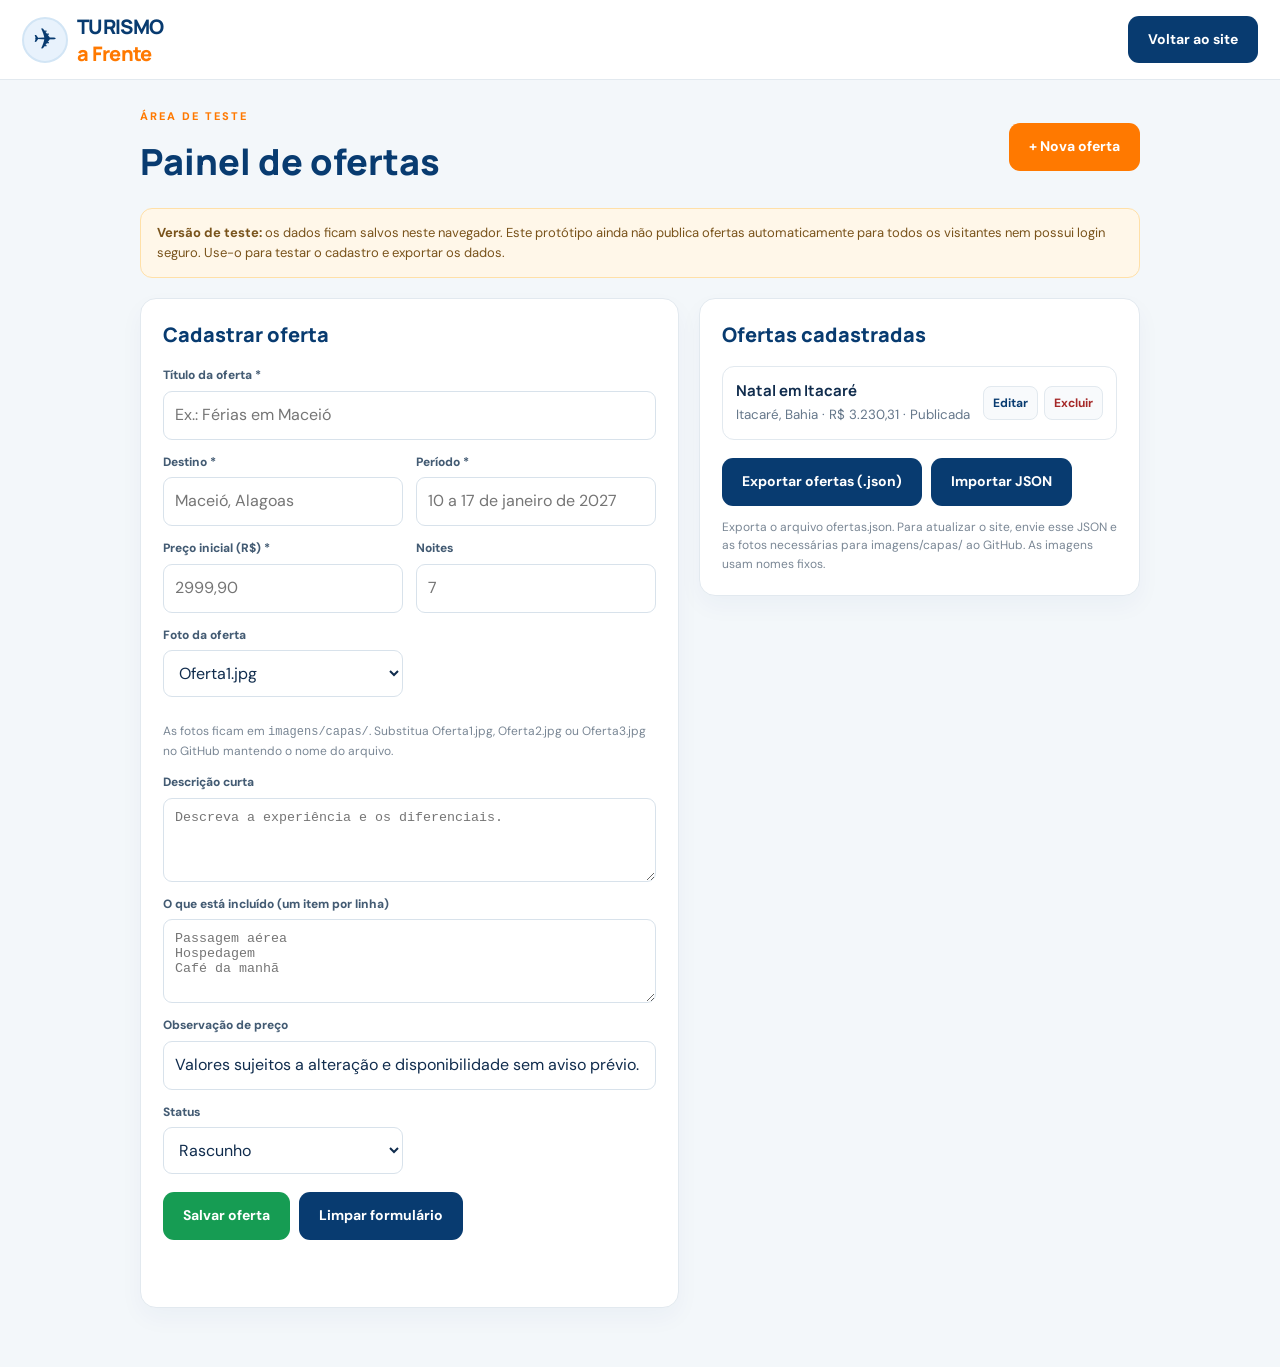
<file: admin.html>
<!doctype html>
<html lang="pt-BR">
<head>
<meta charset="utf-8">
<meta name="viewport" content="width=device-width,initial-scale=1">
<meta name="robots" content="noindex,nofollow">
<title>Painel de Ofertas | Turismo a Frente</title>
<link rel="stylesheet" href="css/estilo.css">
<style>
.admin-page{min-height:100vh;background:#f3f7fa;padding:28px 0 60px}
.admin-wrap{width:min(1000px,calc(100% - 32px));margin:auto}
.admin-top{display:flex;justify-content:space-between;align-items:center;gap:16px;flex-wrap:wrap;margin-bottom:22px}
.admin-top h1{font:800 clamp(25px,4vw,36px) Manrope;color:var(--blue);margin:0}
.admin-note{padding:14px 16px;border-radius:12px;background:#fff7e9;border:1px solid #ffe0a8;color:#79531b;font-size:13px;margin-bottom:20px}
.admin-grid{display:grid;grid-template-columns:minmax(0,1.1fr) minmax(280px,.9fr);gap:20px;align-items:start}
.admin-card{background:white;border:1px solid var(--line);border-radius:16px;padding:22px;box-shadow:0 10px 25px #0b2d770a}
.admin-card h2{font:800 20px Manrope;margin:0 0 18px;color:var(--blue)}
.admin-form{display:grid;grid-template-columns:1fr 1fr;gap:13px}
.admin-field{display:flex;flex-direction:column;gap:6px}
.admin-field.full{grid-column:1/-1}
.admin-field label{font-size:12px;font-weight:800;color:#435b73}
.admin-field input,.admin-field textarea,.admin-field select{width:100%;border:1px solid #d8e2eb;border-radius:9px;padding:11px;background:white;color:var(--ink);min-width:0}
.admin-field textarea{min-height:84px;resize:vertical}
.admin-actions{display:flex;gap:9px;flex-wrap:wrap;margin-top:18px}
.admin-list{display:flex;flex-direction:column;gap:10px}
.admin-item{border:1px solid var(--line);border-radius:12px;padding:13px;display:flex;gap:12px;align-items:center;justify-content:space-between}
.admin-item strong{display:block;font:700 15px Manrope}
.admin-item small{display:block;color:var(--muted);margin-top:4px}
.admin-item-actions{display:flex;gap:6px;flex-wrap:wrap}
.admin-small-btn{border:1px solid var(--line);background:#f8fafc;border-radius:8px;padding:7px 9px;font-weight:700;font-size:12px;cursor:pointer;color:var(--blue)}
.admin-small-btn.delete{color:#a52828}
.admin-status{font-size:13px;margin-top:12px;color:#087944;min-height:20px}
.admin-empty{color:var(--muted);font-size:13px}
@media(max-width:760px){.admin-grid{grid-template-columns:1fr}.admin-card{padding:17px}.admin-form{grid-template-columns:1fr}.admin-field.full{grid-column:auto}.admin-item{align-items:flex-start;flex-direction:column}}
</style>
</head>
<body>
<header class="header">
  <a class="brand" href="index.html"><span class="logo">✈</span><span><strong>TURISMO</strong><b>a Frente</b></span></a>
  <a class="btn blue" href="index.html">Voltar ao site</a>
</header>
<main class="admin-page">
<div class="admin-wrap">
  <div class="admin-top">
    <div><p class="eyebrow">ÁREA DE TESTE</p><h1>Painel de ofertas</h1></div>
    <button class="btn orange" id="new-offer" type="button">+ Nova oferta</button>
  </div>
  <div class="admin-note"><strong>Versão de teste:</strong> os dados ficam salvos neste navegador. Este protótipo ainda não publica ofertas automaticamente para todos os visitantes nem possui login seguro. Use-o para testar o cadastro e exportar os dados.</div>
  <div class="admin-grid">
    <section class="admin-card">
      <h2 id="form-title">Cadastrar oferta</h2>
      <form id="offer-form">
        <input type="hidden" id="offer-id">
        <div class="admin-form">
          <div class="admin-field full"><label for="title">Título da oferta *</label><input id="title" required placeholder="Ex.: Férias em Maceió"></div>
          <div class="admin-field"><label for="destination">Destino *</label><input id="destination" required placeholder="Maceió, Alagoas"></div>
          <div class="admin-field"><label for="period">Período *</label><input id="period" required placeholder="10 a 17 de janeiro de 2027"></div>
          <div class="admin-field"><label for="price">Preço inicial (R$) *</label><input id="price" required inputmode="decimal" placeholder="2999,90"></div>
          <div class="admin-field"><label for="nights">Noites</label><input id="nights" type="number" min="0" placeholder="7"></div>
          <div class="admin-field"><label for="imageSlot">Foto da oferta</label><select id="imageSlot"><option value="1">Oferta1.jpg</option><option value="2">Oferta2.jpg</option><option value="3">Oferta3.jpg</option></select></div>
          <div class="admin-field full"><p class="fine">As fotos ficam em <code>imagens/capas/</code>. Substitua Oferta1.jpg, Oferta2.jpg ou Oferta3.jpg no GitHub mantendo o nome do arquivo.</p></div>
          <div class="admin-field full"><label for="description">Descrição curta</label><textarea id="description" placeholder="Descreva a experiência e os diferenciais."></textarea></div>
          <div class="admin-field full"><label for="inclusions">O que está incluído (um item por linha)</label><textarea id="inclusions" placeholder="Passagem aérea&#10;Hospedagem&#10;Café da manhã"></textarea></div>
          <div class="admin-field full"><label for="disclaimer">Observação de preço</label><input id="disclaimer" value="Valores sujeitos a alteração e disponibilidade sem aviso prévio."></div>
          <div class="admin-field"><label for="status">Status</label><select id="status"><option value="draft">Rascunho</option><option value="published">Publicada</option></select></div>
        </div>
        <div class="admin-actions">
          <button class="btn green" type="submit">Salvar oferta</button>
          <button class="btn blue" id="reset-form" type="button">Limpar formulário</button>
        </div>
        <p class="admin-status" id="status-message" role="status"></p>
      </form>
    </section>
    <aside class="admin-card">
      <h2>Ofertas cadastradas</h2>
      <div class="admin-list" id="offer-list"></div>
      <div class="admin-actions">
        <button class="btn blue" id="export-json" type="button">Exportar ofertas (.json)</button>
        <button class="btn blue" id="import-json" type="button">Importar JSON</button>
        <input id="import-file" type="file" accept=".json,application/json" hidden>
      </div>
      <p class="fine">Exporta o arquivo ofertas.json. Para atualizar o site, envie esse JSON e as fotos necessárias para imagens/capas/ ao GitHub. As imagens usam nomes fixos.</p>
    </aside>
  </div>
</div>
</main>
<script>
(() => {
  const KEY = "turismo-a-frente-admin-offers-v1";
  const $ = id => document.getElementById(id);
  const form = $("offer-form");
  const fields = ["title","destination","period","price","nights","imageSlot","description","inclusions","disclaimer","status"];
  const initialOffer = {
    id:"itacare-natal-2026", title:"Natal em Itacaré", destination:"Itacaré, Bahia",
    period:"19 a 25 de dezembro de 2026", price:"3230,31", nights:"6", imageSlot:"1",
    description:"Pacote de Natal com passagem aérea, traslados, hospedagem e café da manhã.",
    inclusions:"Passagem aérea de ida e volta — Porto Alegre/Ilhéus/Porto Alegre\nIda às 10h25, chegada às 15h40 — 1 conexão\nRetorno às 10h00, chegada às 16h15 — 1 conexão\nBagagem de mão de 10 kg por pessoa + item pessoal\nTransfer de chegada e saída\n6 noites de hospedagem\nCafé da manhã",
    disclaimer:"Valores sujeitos a alteração e disponibilidade sem aviso prévio.", status:"published"
  };
  let offers = [];
  try { offers = JSON.parse(localStorage.getItem(KEY) || "null") || [initialOffer]; } catch { offers = [initialOffer]; }
  const saveAll = () => localStorage.setItem(KEY, JSON.stringify(offers));
  const money = value => {
    const n = Number(String(value).replace(/\./g,"").replace(",","."));
    return Number.isFinite(n) ? n.toLocaleString("pt-BR",{style:"currency",currency:"BRL"}) : value;
  };
  function resetForm() { form.reset(); $("offer-id").value=""; $("form-title").textContent="Cadastrar oferta"; $("disclaimer").value="Valores sujeitos a alteração e disponibilidade sem aviso prévio."; $("status-message").textContent=""; }
  function render() {
    const list = $("offer-list"); list.replaceChildren();
    if (!offers.length) { list.innerHTML='<p class="admin-empty">Nenhuma oferta cadastrada. Clique em “Nova oferta” para começar.</p>'; return; }
    offers.forEach(offer => {
      const row = document.createElement("div"); row.className="admin-item";
      const info = document.createElement("div");
      const title = document.createElement("strong"); title.textContent=offer.title;
      const detail = document.createElement("small"); detail.textContent=`${offer.destination} · ${money(offer.price)} · ${offer.status==="published"?"Publicada":"Rascunho"}`;
      info.append(title,detail);
      const actions=document.createElement("div"); actions.className="admin-item-actions";
      const edit=document.createElement("button"); edit.type="button"; edit.className="admin-small-btn"; edit.textContent="Editar"; edit.onclick=()=>loadOffer(offer.id);
      const remove=document.createElement("button"); remove.type="button"; remove.className="admin-small-btn delete"; remove.textContent="Excluir"; remove.onclick=()=>{if(confirm(`Excluir a oferta “${offer.title}”?`)){offers=offers.filter(x=>x.id!==offer.id);saveAll();render();}};
      actions.append(edit,remove);row.append(info,actions);list.append(row);
    });
  }
  function loadOffer(id) {
    const offer=offers.find(x=>x.id===id); if(!offer)return;
    $("offer-id").value=offer.id;
    fields.forEach(field=>{const el=$(field); if(el) el.value=offer[field]??"";});
    $("form-title").textContent="Editar oferta"; $("status-message").textContent="";
    window.scrollTo({top:0,behavior:"smooth"});
  }
  form.addEventListener("submit",e=>{
    e.preventDefault();
    const id=$("offer-id").value || ("oferta-"+Date.now());
    const offer={id}; fields.forEach(field=>offer[field]=$(field).value.trim());
    if(!offer.title||!offer.destination||!offer.period||!offer.price){$("status-message").textContent="Preencha os campos obrigatórios.";return;}
    const index=offers.findIndex(x=>x.id===id);
    if(index>=0) offers[index]=offer; else offers.unshift(offer);
    saveAll();render();resetForm();$("status-message").textContent="Oferta salva neste navegador.";
  });
  $("new-offer").onclick=()=>{resetForm();window.scrollTo({top:0,behavior:"smooth"});};
  $("reset-form").onclick=resetForm;
  $("export-json").onclick=()=>{
    const blob=new Blob([JSON.stringify({ofertas:offers},null,2)],{type:"application/json"});
    const url=URL.createObjectURL(blob);const a=document.createElement("a");a.href=url;a.download="ofertas-turismo-a-frente.json";a.click();URL.revokeObjectURL(url);
  };
  $("import-json").onclick=()=>$("import-file").click();
  $("import-file").addEventListener("change",async e=>{
    const file=e.target.files[0];if(!file)return;
    try{const parsed=JSON.parse(await file.text());const imported=Array.isArray(parsed)?parsed:parsed.ofertas;if(!Array.isArray(imported))throw new Error("Formato inválido");
      if(!confirm("Importar vai substituir as ofertas atuais neste navegador. Continuar?"))return;
      offers=imported;saveAll();render();$("status-message").textContent="Arquivo importado.";
    }catch(err){alert("Não foi possível importar. Confira se o arquivo JSON está válido.");}
    e.target.value="";
  });
  saveAll();render();
})();
</script>
</body>
</html>
</file>
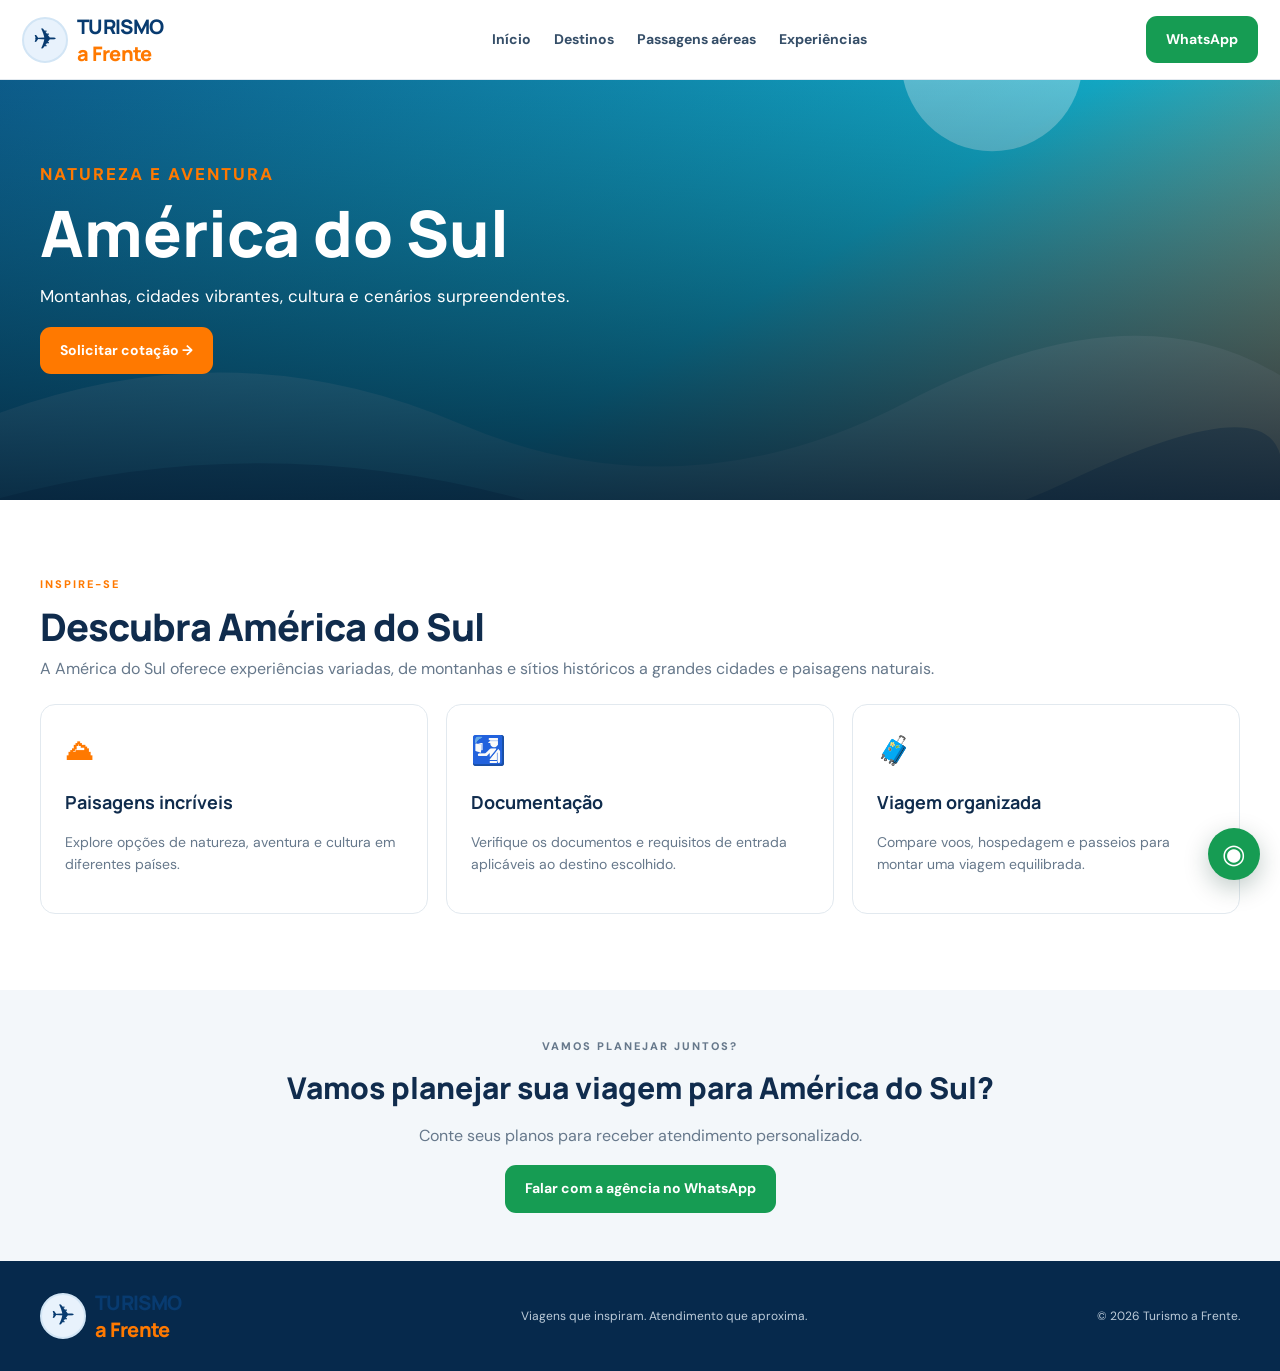
<file: america-do-sul.html>
<!doctype html><html lang="pt-BR"><head><meta charset="utf-8"><meta name="viewport" content="width=device-width,initial-scale=1"><meta name="description" content="América do Sul — planeje sua viagem com Turismo a Frente"><title>América do Sul | Turismo a Frente</title><link rel="stylesheet" href="../css/estilo.css"></head><body>
<header class="header"><a class="brand" href="../index.html"><span class="logo">✈</span><span><strong>TURISMO</strong><b>a Frente</b></span></a><button class="menu-toggle" aria-label="Abrir menu">☰</button><nav class="nav"><a href="../index.html#inicio">Início</a><a href="../index.html#destinos">Destinos</a><a href="../index.html#voos">Passagens aéreas</a><a href="../index.html#experiencias">Experiências</a></nav><a class="btn green" data-wa href="#">WhatsApp</a></header>
<main><section class="destination-hero"><img src="../imagens/capas/america-do-sul.svg" alt="Capa ilustrativa de América do Sul"><div class="wrap"><p class="eyebrow">NATUREZA E AVENTURA</p><h1>América do Sul</h1><p>Montanhas, cidades vibrantes, cultura e cenários surpreendentes.</p><a class="btn orange" data-wa href="#">Solicitar cotação →</a></div></section>
<section class="section wrap"><div class="section-head"><div><p class="eyebrow">INSPIRE-SE</p><h2>Descubra América do Sul</h2><p>A América do Sul oferece experiências variadas, de montanhas e sítios históricos a grandes cidades e paisagens naturais.</p></div></div><div class="info-grid"><article class="info-card"><b>⛰</b><h3>Paisagens incríveis</h3><p>Explore opções de natureza, aventura e cultura em diferentes países.</p></article><article class="info-card"><b>🛂</b><h3>Documentação</h3><p>Verifique os documentos e requisitos de entrada aplicáveis ao destino escolhido.</p></article><article class="info-card"><b>🧳</b><h3>Viagem organizada</h3><p>Compare voos, hospedagem e passeios para montar uma viagem equilibrada.</p></article></div></section>
<section class="destination-cta"><div class="wrap"><p class="eyebrow">VAMOS PLANEJAR JUNTOS?</p><h2>Vamos planejar sua viagem para América do Sul?</h2><p>Conte seus planos para receber atendimento personalizado.</p><a class="btn green" data-wa href="#">Falar com a agência no WhatsApp</a></div></section></main>
<footer class="footer"><div class="wrap footer-inner"><a class="brand" href="../index.html"><span class="logo">✈</span><span><strong>TURISMO</strong><b>a Frente</b></span></a><p>Viagens que inspiram. Atendimento que aproxima.</p><small>© <span id="year"></span> Turismo a Frente.</small></div></footer><a class="floating" data-wa href="#">◉</a><script src="../js/config.js"></script><script src="../js/script.js"></script></body></html>
</file>
<file: css/estilo.css>
@import url('https://fonts.googleapis.com/css2?family=DM+Sans:wght@400;500;600;700&family=Manrope:wght@400;500;600;700;800&display=swap');
:root{--blue:#083b70;--blue2:#0c5794;--orange:#ff7900;--ink:#102c4d;--muted:#66788b;--soft:#f3f7fa;--line:#e2e9ef}*{box-sizing:border-box}html{scroll-behavior:smooth;scroll-padding-top:90px}body{margin:0;color:var(--ink);font-family:"DM Sans",Arial,sans-serif;line-height:1.55}a{text-decoration:none;color:inherit}img,video{display:block;max-width:100%}button,input,select{font:inherit}.wrap{width:min(1200px,calc(100% - 44px));margin:auto}.header{height:80px;padding:0 max(22px,calc((100% - 1280px)/2));display:flex;align-items:center;justify-content:space-between;gap:22px;position:sticky;top:0;z-index:20;background:#fffffff2;backdrop-filter:blur(10px);border-bottom:1px solid var(--line)}.brand{display:flex;align-items:center;gap:9px;min-width:190px;line-height:1.02}.brand .logo{display:grid;place-items:center;width:46px;height:46px;border-radius:50%;border:2px solid #d2e5f5;background:#e8f2fc;font-size:29px;color:var(--blue)}.brand strong,.brand b{display:block;font:800 20px Manrope;letter-spacing:-.7px}.brand strong{color:var(--blue)}.brand b{color:var(--orange)}.nav{display:flex;gap:23px;font-size:14px;font-weight:700;color:#354e68}.nav a:hover{color:var(--orange)}.menu-toggle{display:none;border:0;background:none;font-size:25px;color:var(--blue)}.btn{display:inline-flex;align-items:center;justify-content:center;gap:10px;padding:13px 20px;border:0;border-radius:11px;font-weight:700;font-size:14px;cursor:pointer;transition:.2s}.btn:hover{transform:translateY(-2px)}.green{background:#169c53;color:white;white-space:nowrap}.orange{background:var(--orange);color:white}.blue{background:var(--blue);color:white}.ghost{border:1px solid #ffffffb8;color:white;background:#ffffff1a}.hero{min-height:590px;position:relative;display:flex;align-items:center;overflow:hidden;background:#07548a;color:white}.hero>video,.transport>video{position:absolute;inset:0;width:100%;height:100%;object-fit:cover}.shade,.transport-shade{position:absolute;inset:0;background:linear-gradient(90deg,#031e39d9,#03284375 50%,#03284305)}.hero-copy{position:relative;padding:75px 0 85px}.eyebrow{font-size:11px;letter-spacing:2px;font-weight:800;color:var(--orange);margin:0 0 12px}.hero .eyebrow,.transport .eyebrow{color:#ffd19f}.hero h1,.transport h2{font:800 clamp(39px,5vw,65px)/1.08 Manrope;letter-spacing:-2px;margin:0;max-width:760px}.hero h1 em{font-style:normal;color:#ffad56}.hero-copy>p:not(.eyebrow){font-size:18px;max-width:550px;margin:22px 0 26px}.actions{display:flex;gap:12px;flex-wrap:wrap}.hero-tags{display:flex;gap:25px;flex-wrap:wrap;margin-top:35px;font-size:13px;font-weight:700}.search{position:relative;margin-top:-45px;padding:28px 28px 20px;border:1px solid var(--line);border-radius:20px;background:white;box-shadow:0 18px 48px #0b2d7720;z-index:2}.section-head{display:flex;align-items:center;justify-content:space-between;gap:20px;margin-bottom:22px}.section-head h2,.video-copy h2{font:800 clamp(28px,3vw,38px)/1.15 Manrope;letter-spacing:-1px;margin:0 0 8px}.section-head p:not(.eyebrow){margin:0;color:var(--muted)}.plane{font-size:43px;background:#eff6fc;border-radius:14px;padding:10px 16px;color:var(--blue)}.trip{display:flex;gap:8px;margin-bottom:14px}.trip label{padding:8px 12px;background:#f3f6f9;border-radius:8px;font-size:13px;font-weight:700}.trip input{accent-color:var(--orange)}.fields{display:grid;grid-template-columns:1.1fr 34px 1.1fr 1fr 1fr 1fr 1fr auto;gap:8px;align-items:stretch}.field{display:flex;flex-direction:column;gap:5px;min-width:0;border:1px solid #dfe6ed;border-radius:10px;padding:9px 11px}.field small{font-size:11px;font-weight:800;color:#435b73}.field input,.field select{border:0;outline:0;width:100%;min-width:0;background:white;color:var(--ink);font-size:13px}.swap{border:1px solid var(--line);border-radius:10px;background:#f8fafc;color:var(--blue);font-size:22px;cursor:pointer}.search-btn{white-space:nowrap}.fine{font-size:12px;color:#7a8795;margin:12px 0 0}.results{display:flex;align-items:center;justify-content:space-between;gap:20px;border-top:1px solid var(--line);padding-top:20px;margin-top:20px}.results h3{margin:0 0 6px;font:700 22px Manrope}.results p{margin:4px 0;color:var(--muted)}.section{padding-top:76px;padding-bottom:76px}.dest-grid{display:grid;grid-template-columns:repeat(5,1fr);gap:14px}.dest{height:270px;position:relative;border-radius:15px;overflow:hidden;background:#dbe8f1}.dest:after{content:"";position:absolute;inset:0;background:linear-gradient(0deg,#031930e8,transparent 72%)}.dest img,.dest-video{position:absolute;inset:0;width:100%;height:100%;object-fit:cover;display:block;transition:transform .4s;background:#dbe8f1}.dest:hover img,.dest:hover .dest-video{transform:scale(1.05)}.dest>span{position:absolute;z-index:1;left:15px;right:12px;bottom:16px;color:white;display:flex;flex-direction:column;gap:3px}.dest small{font-size:10px;letter-spacing:1px;color:#ffd09e;font-weight:800}.dest strong{font:800 23px Manrope}.dest i{font-style:normal;font-size:12px;line-height:1.35}.video-row{display:grid;grid-template-columns:1fr 1fr;min-height:360px;background:#f5f8fa}.video-row.reverse .video{order:2}.video{min-height:360px;overflow:hidden;background:#c4d7e4}.video video{width:100%;height:100%;min-height:360px;object-fit:cover}.video-copy{padding:55px clamp(28px,6vw,90px);align-self:center}.video-copy>p:not(.eyebrow){color:var(--muted);max-width:450px;margin-bottom:23px}.transport{position:relative;min-height:430px;display:flex;align-items:center;overflow:hidden;background:var(--blue);color:white}.transport-shade{background:linear-gradient(90deg,#031c35d9,#03284330)}.transport-copy{position:relative;padding:70px 0}.transport-copy h2{font-size:clamp(36px,4vw,54px)}.transport-copy>p:not(.eyebrow){font-size:17px;margin:18px 0 24px}.centered{justify-content:center;text-align:center}.benefit-grid{display:grid;grid-template-columns:repeat(4,1fr);gap:20px}.benefit-grid article{padding:12px 15px;border-right:1px solid var(--line)}.benefit-grid article:last-child{border:0}.benefit-grid b{font-size:34px;color:var(--orange)}.benefit-grid h3{font:700 16px Manrope;margin:8px 0 6px}.benefit-grid p{font-size:13px;color:var(--muted);margin:0}.closing{padding:44px 0;background:linear-gradient(120deg,#073461,#0c5b94);color:white}.closing-inner{display:flex;align-items:center;justify-content:space-between;gap:25px}.closing h2{font:800 clamp(25px,3vw,36px) Manrope;margin:0 0 7px}.closing p:not(.eyebrow){margin:0;color:#d9e7f4}.footer{background:#06294c;color:#e5eef6;padding:28px 0}.footer-inner{display:flex;align-items:center;justify-content:space-between;gap:18px;flex-wrap:wrap}.footer p,.footer small{font-size:12px;color:#bdccda}.floating{position:fixed;right:20px;bottom:20px;width:52px;height:52px;display:grid;place-items:center;border-radius:50%;background:#169c53;color:white;font-size:27px;box-shadow:0 8px 24px #052f2540;z-index:15}
.destination-hero{min-height:420px;position:relative;display:flex;align-items:end;overflow:hidden;background:#123e5e;color:white}.destination-hero img{position:absolute;inset:0;width:100%;height:100%;object-fit:cover}.destination-hero:after{content:"";position:absolute;inset:0;background:linear-gradient(0deg,#021930d9,transparent)}.destination-hero .wrap{position:relative;z-index:1;padding-bottom:45px}.destination-hero h1{font:800 clamp(40px,6vw,64px)/1.05 Manrope;margin:0 0 10px}.destination-hero p{font-size:17px;max-width:650px}.info-grid{display:grid;grid-template-columns:repeat(3,1fr);gap:18px}.info-card{padding:24px;border:1px solid var(--line);border-radius:15px}.info-card b{font-size:28px;color:var(--orange)}.info-card h3{font:700 18px Manrope}.info-card p{font-size:14px;color:var(--muted)}.destination-cta{background:var(--soft);padding:48px 0;text-align:center}.destination-cta h2{font:800 30px Manrope;margin:0 0 8px}.destination-cta p{color:var(--muted)}
@media(max-width:1100px){.nav{gap:12px}.fields{grid-template-columns:1fr 32px 1fr 1fr 1fr}.search-btn{grid-column:span 2}.dest-grid{grid-template-columns:repeat(3,1fr)}}
@media(max-width:760px){.wrap{width:calc(100% - 32px)}.header{height:70px;padding:0 16px;gap:10px}.brand{min-width:0}.brand .logo{width:40px;height:40px;font-size:25px}.brand strong,.brand b{font-size:16px}.menu-toggle{display:block;margin-left:auto}.nav{display:none;position:absolute;top:69px;left:0;right:0;background:white;padding:15px 22px 22px;box-shadow:0 12px 20px #12334b1a;flex-direction:column;gap:4px}.nav.open{display:flex}.header>.green{display:none}.hero{min-height:590px}.hero-copy{padding:60px 0 70px}.hero h1{font-size:clamp(37px,10vw,52px);letter-spacing:-1.5px}.hero-copy>p:not(.eyebrow){font-size:16px}.hero-tags{gap:12px;font-size:11px}.search{margin-top:-30px;padding:20px 16px;border-radius:16px}.section-head{align-items:start}.section-head h2{font-size:29px}.plane{font-size:29px;padding:8px 12px}.fields{grid-template-columns:1fr 32px 1fr}.fields .field:nth-of-type(1){grid-column:1}.fields .field:nth-of-type(2){grid-column:3}.fields .field:nth-of-type(n+3){grid-column:span 3}.fields .swap{grid-column:2;grid-row:1}.search-btn{grid-column:span 3}.results{align-items:stretch;flex-direction:column}.section{padding-top:55px;padding-bottom:55px}.dest-grid{grid-template-columns:repeat(2,minmax(0,1fr));gap:10px}.dest{height:220px}.dest:last-child{grid-column:span 2}.dest>span{left:11px;bottom:12px}.dest strong{font-size:20px}.dest i{font-size:11px}.video-row,.video-row.reverse{grid-template-columns:1fr}.video-row.reverse .video{order:0}.video,.video video{height:245px;min-height:245px}.video-copy{padding:35px 23px 42px}.video-copy h2{font-size:33px}.transport{min-height:390px}.transport-copy{padding:55px 0}.benefit-grid{grid-template-columns:1fr 1fr;gap:20px 8px}.benefit-grid article{border:0;padding:8px}.benefit-grid h3{font-size:14px}.closing-inner{align-items:flex-start;flex-direction:column}.footer-inner{align-items:flex-start;flex-direction:column;gap:10px}.destination-hero{min-height:350px}.destination-hero .wrap{padding-bottom:30px}.info-grid{grid-template-columns:1fr}.destination-cta h2{font-size:26px}}
@media(prefers-reduced-motion:reduce){html{scroll-behavior:auto}*,*:before,*:after{transition:none!important}}

/* Mantém o vídeo atrás da camada escura e do texto do cartão. */
.dest-video{z-index:0}
.dest:after{z-index:1;pointer-events:none}
.dest>span{z-index:2}


/* Redes sociais no rodapé */
.footer-social{display:flex;align-items:center;gap:12px}
.instagram-link{display:inline-flex;align-items:center;gap:9px;color:#fff;font-weight:700;font-size:13px}
.instagram-link svg{width:25px;height:25px;flex:0 0 25px}
.instagram-link:hover{color:#ffad56}




/* Carrossel compacto de promoções */
.special-offers{padding-top:45px}
.offer-carousel{display:flex;align-items:center;gap:10px;position:relative}
.offer-track{display:flex;gap:18px;overflow-x:auto;scroll-snap-type:x mandatory;scroll-behavior:smooth;padding:5px 2px 18px;flex:1;scrollbar-width:thin}
.offer-track::-webkit-scrollbar{height:6px}
.offer-track::-webkit-scrollbar-thumb{background:#c7d6e3;border-radius:10px}
.offer-tile{flex:0 0 min(360px,82%);display:flex;flex-direction:column;text-align:left;padding:0;overflow:hidden;border:1px solid var(--line);border-radius:18px;background:white;color:var(--ink);box-shadow:0 12px 30px #0b2d7712;cursor:pointer;scroll-snap-align:start;transition:transform .2s,box-shadow .2s}
.offer-tile:not(:disabled):hover{transform:translateY(-3px);box-shadow:0 16px 34px #0b2d7720}
.offer-tile:disabled{cursor:default;opacity:.85}
.offer-tile-image{height:180px;display:flex;align-items:flex-start;padding:15px;background:linear-gradient(135deg,#0c5794,#42a8ad)}
.itacare-image{background:linear-gradient(135deg,#0c5794 0%,#1ba4a0 45%,#f2b875 100%)}
.inspiration-image{background:linear-gradient(135deg,#274f7a,#89b8c9,#f4d9a4)}
.offer-badge{display:inline-block;background:var(--orange);color:#fff;padding:6px 10px;border-radius:20px;font-size:11px;font-weight:800;letter-spacing:.6px}
.offer-tile-copy{display:flex;flex-direction:column;align-items:flex-start;padding:19px;gap:8px}
.offer-tile-copy>small{font-size:10px;letter-spacing:1.4px;color:var(--muted);font-weight:800}
.offer-tile-copy>strong{font:800 23px/1.15 Manrope;color:var(--blue)}
.offer-tile-copy>span{font-size:13px;color:var(--muted)}
.offer-tile-copy>b{font:800 17px Manrope;color:#087944;margin-top:4px}
.offer-tile-copy>b small{font:500 11px "DM Sans",Arial,sans-serif;color:var(--muted)}
.offer-tile-cta{font-weight:800!important;color:var(--orange)!important;margin-top:4px}
.carousel-arrow{flex:0 0 40px;width:40px;height:40px;border:1px solid var(--line);border-radius:50%;background:white;color:var(--blue);font-size:28px;line-height:1;cursor:pointer;box-shadow:0 4px 14px #0b2d7710}
.carousel-arrow:hover{background:var(--blue);color:white}
.offer-modal[hidden]{display:none!important}
.offer-modal{position:fixed;inset:0;z-index:100;display:grid;place-items:center;padding:18px}
.offer-modal-backdrop{position:absolute;inset:0;background:#04182bd9;backdrop-filter:blur(5px)}
.offer-dialog{position:relative;z-index:1;width:min(820px,100%);max-height:90vh;overflow:auto;border-radius:18px;background:white;box-shadow:0 25px 90px #00132670}
.offer-modal-close{position:sticky;top:10px;float:right;margin:10px 10px -48px 0;z-index:3;width:38px;height:38px;border:0;border-radius:50%;background:#fff;color:var(--blue);font-size:28px;line-height:1;cursor:pointer;box-shadow:0 3px 12px #00132630}
.offer-modal-hero{padding:32px clamp(22px,5vw,42px);color:white;background:linear-gradient(120deg,#073461,#0c6791 65%,#159b8b)}
.offer-modal-hero>p{margin:15px 0 4px;color:#d8efff;font-size:11px;font-weight:800;letter-spacing:1.5px}
.offer-modal-hero h2{font:800 clamp(28px,5vw,40px)/1.1 Manrope;margin:0 0 10px}
.offer-modal-hero>strong{font-size:14px;color:#e5f4ff}
.offer-modal-content{padding:clamp(20px,4vw,38px)}
.offer-modal-content h3{font:800 18px Manrope;color:var(--blue);margin:0 0 14px}
.offer-modal-content .package-inclusions{display:grid;grid-template-columns:1fr 1fr;gap:10px 24px;list-style:none;margin:0 0 30px;padding:0}
.offer-modal-content .hotel-prices{display:grid;grid-template-columns:1fr 1fr;gap:12px}
.offer-modal-content .hotel-price{display:flex;align-items:center;justify-content:space-between;gap:12px;padding:15px;border:1px solid var(--line);border-radius:13px;background:#fbfdff}
.offer-modal-content .hotel-price h4{font:700 14px Manrope;margin:0 0 5px;color:var(--ink)}
.offer-modal-content .hotel-price strong{display:block;color:#087944;font:800 20px Manrope}
.offer-modal-content .hotel-price small{display:block;margin-top:3px;color:var(--muted);font-size:11px}
.offer-modal-content .hotel-actions{display:flex;flex-direction:column;align-items:flex-end;gap:8px}
.offer-modal-content .hotel-actions .btn{padding:9px 12px;font-size:12px}
.offer-modal-content .hotel-link{font-size:12px;color:var(--blue);font-weight:700;white-space:nowrap}
.package-disclaimer{margin:20px 0;color:var(--muted);font-size:12px}
body.offer-modal-open{overflow:hidden}
@media(max-width:760px){
  .offer-carousel{gap:5px}
  .carousel-arrow{flex-basis:32px;width:32px;height:32px;font-size:23px}
  .offer-tile{flex-basis:84%}
  .offer-tile-image{height:145px}
  .offer-modal{padding:8px}
  .offer-dialog{max-height:94vh;border-radius:14px}
  .offer-modal-content .package-inclusions,.offer-modal-content .hotel-prices{grid-template-columns:1fr}
  .offer-modal-content .hotel-price{align-items:flex-start}
  .offer-modal-content .hotel-actions .btn{white-space:normal;text-align:center}
}

/* Imagens das capas das ofertas */
.offer-tile-image{position:relative;overflow:hidden}
.offer-tile-image>img{position:absolute;inset:0;width:100%;height:100%;object-fit:cover}
.offer-tile-image>.offer-badge{position:relative;z-index:1}
.offer-modal-hero{background-repeat:no-repeat;background-size:cover;background-position:center}
.offer-modal-hero .offer-badge{position:relative}


/* Rodapé de contato restaurado */
.site-footer{margin-top:70px;background:#062b4b;color:#fff}
.footer-main{display:grid;grid-template-columns:1.2fr 1fr 1fr;gap:36px;padding-top:42px;padding-bottom:42px}
.footer-brand p{max-width:300px;color:#d1e0ec;font-size:14px;line-height:1.7}
.footer-logo{display:inline-block;color:#fff;text-decoration:none;font:800 24px/1.2 Manrope,Arial,sans-serif}
.footer-logo strong{color:#ffad56}
.footer-contact,.footer-social{display:flex;flex-direction:column;align-items:flex-start;gap:12px}
.footer-contact h2,.footer-social h2{margin:0 0 4px;font:800 16px Manrope,Arial,sans-serif;color:#fff}
.footer-contact a,.footer-group-link{color:#e0edf7;text-decoration:none;font-size:14px;overflow-wrap:anywhere}
.footer-contact a:hover,.footer-group-link:hover{color:#ffad56}
.site-footer .instagram-link{color:#fff}
.footer-group-link{display:inline-block;margin-top:3px}
.footer-bottom{border-top:1px solid #ffffff24;background:#04233d}
.footer-bottom-inner{display:flex;justify-content:space-between;gap:16px;padding-top:16px;padding-bottom:16px;color:#bfd0df;font-size:12px}
@media(max-width:760px){.footer-main{grid-template-columns:1fr;gap:28px;padding-top:34px;padding-bottom:34px}.footer-bottom-inner{flex-direction:column;gap:7px}}
</file>
